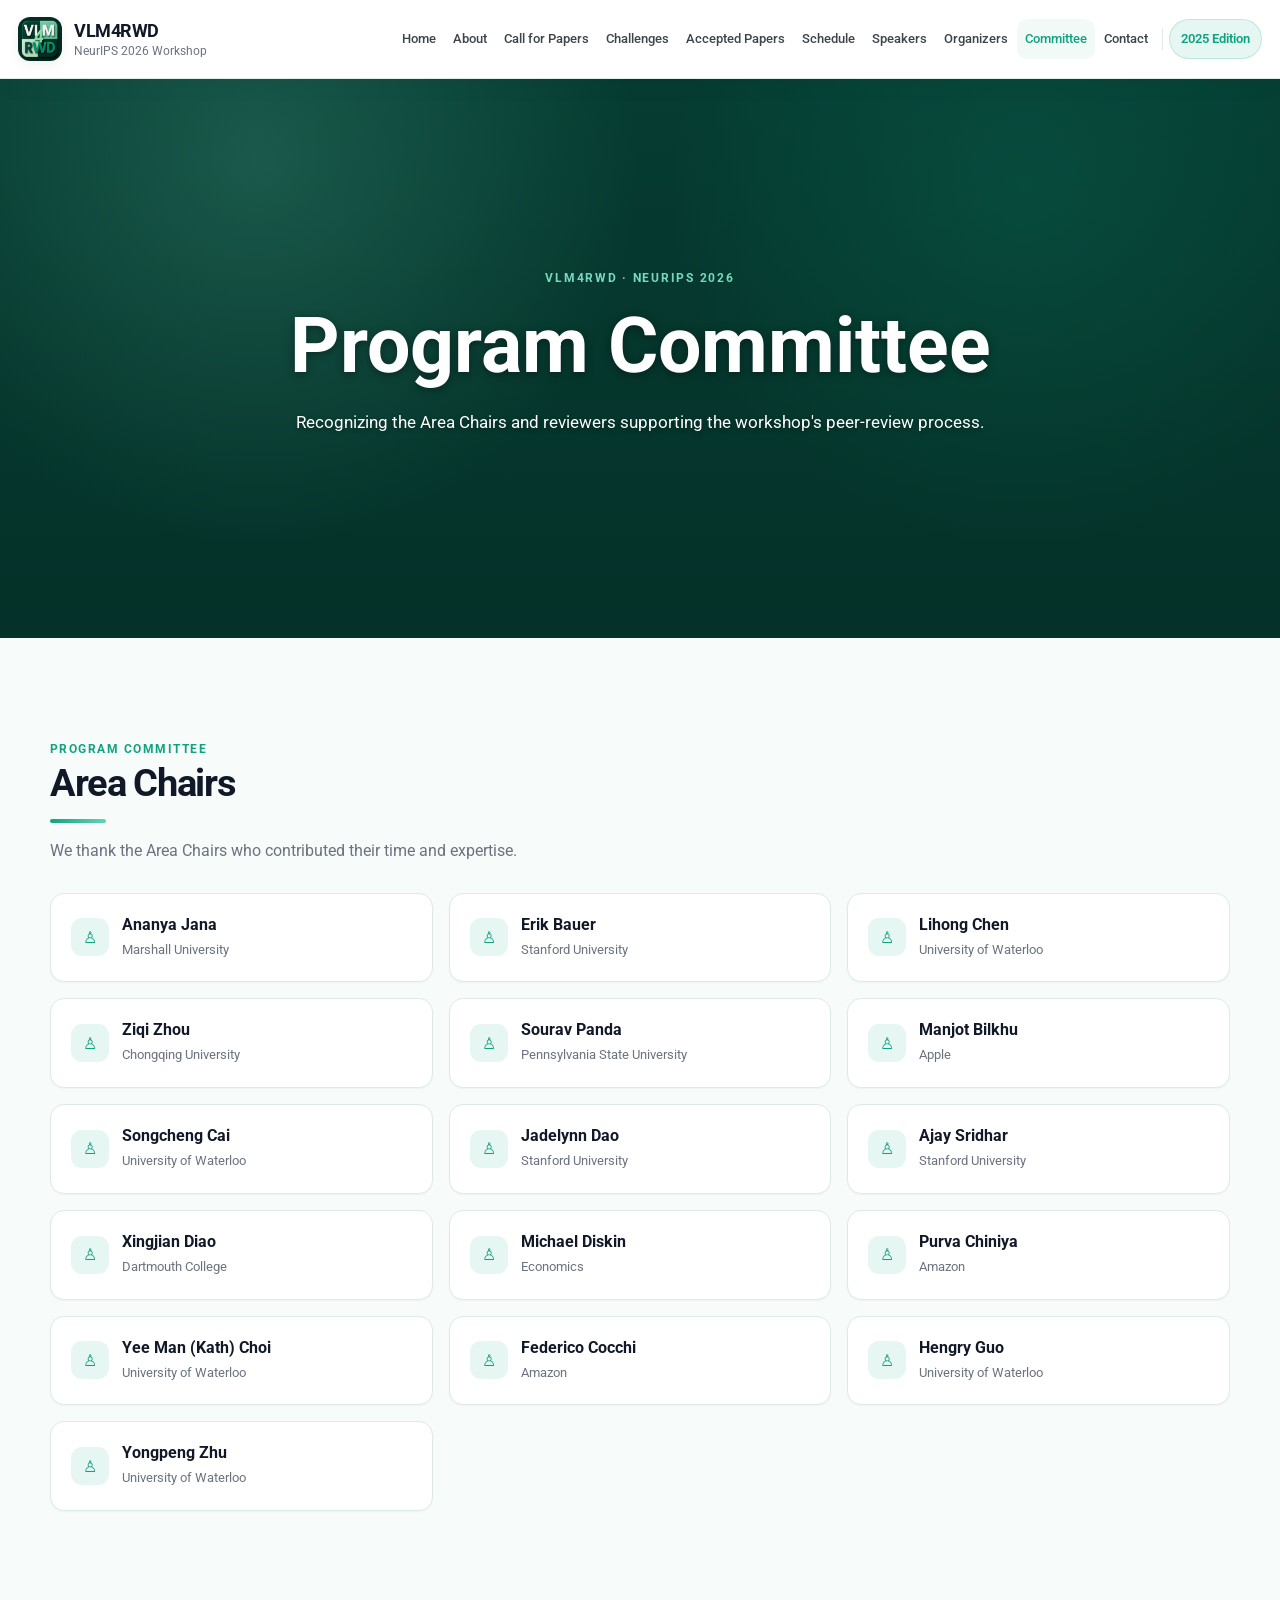
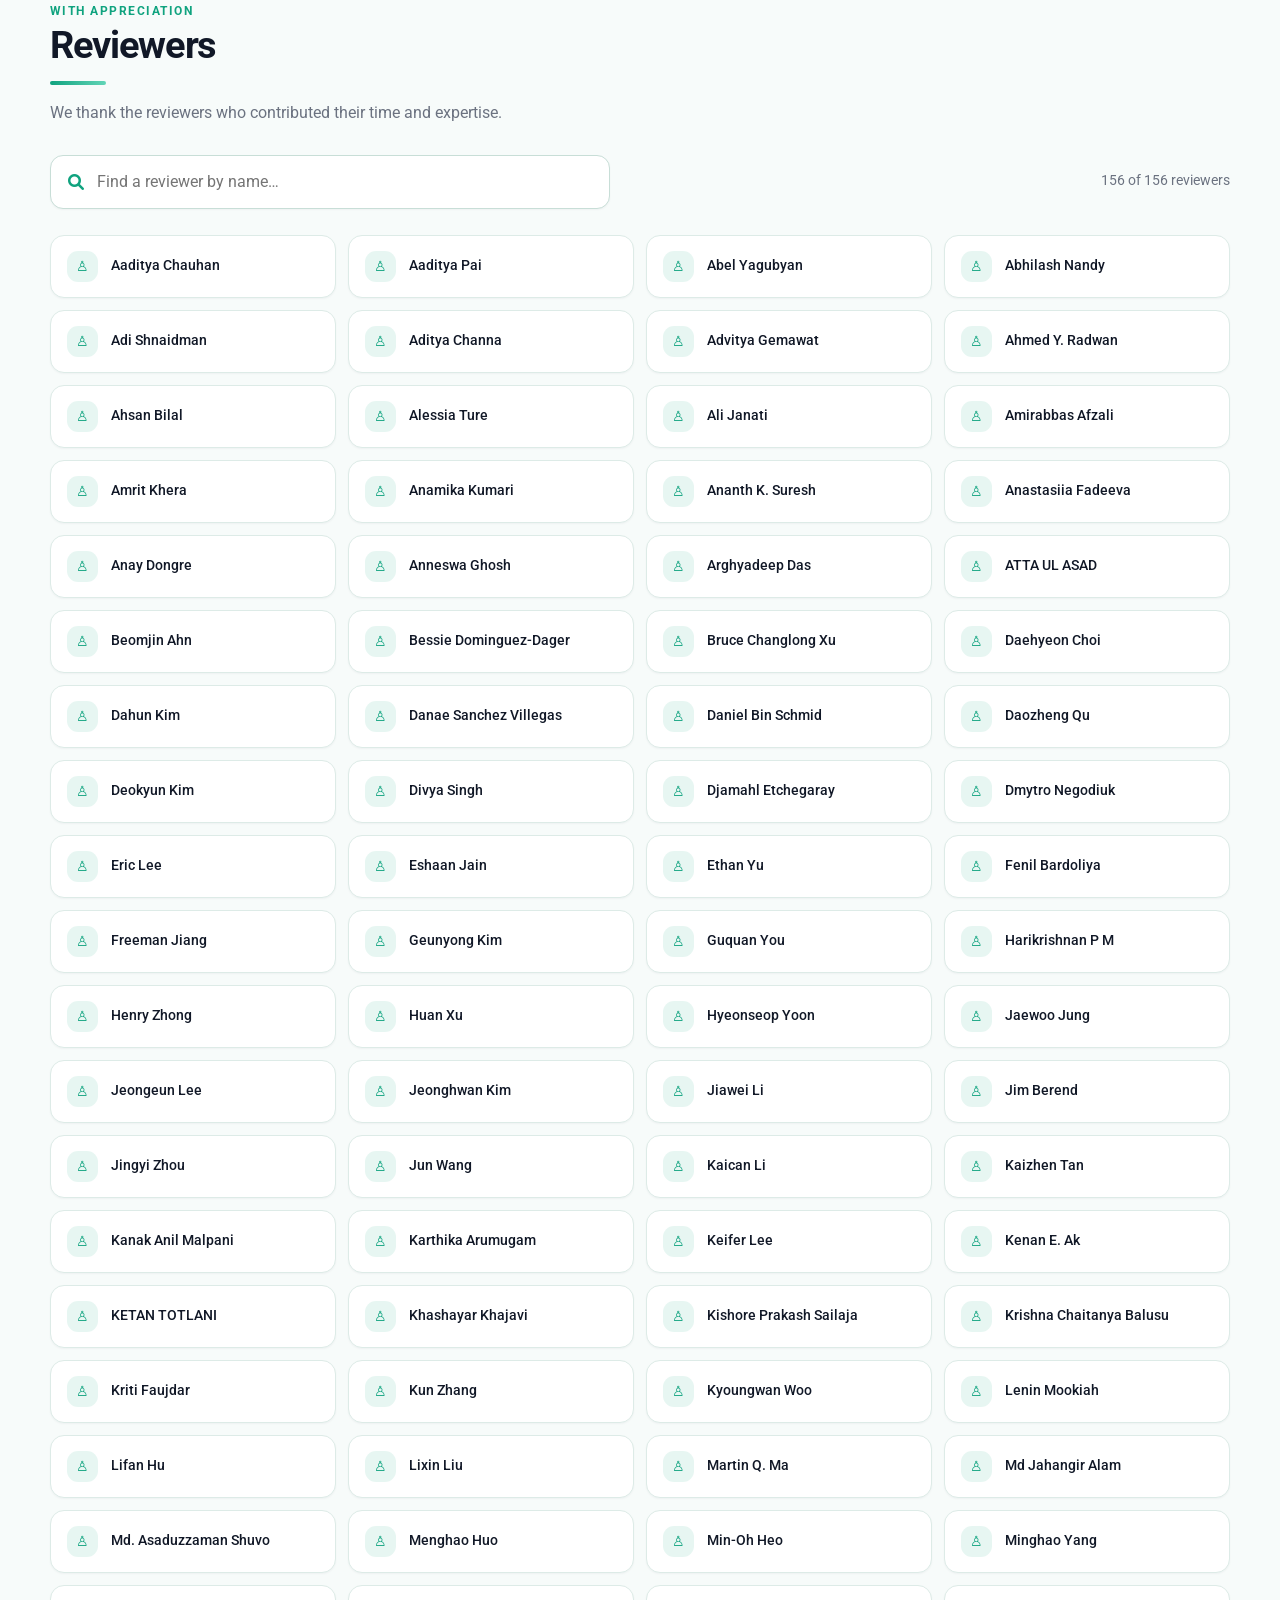
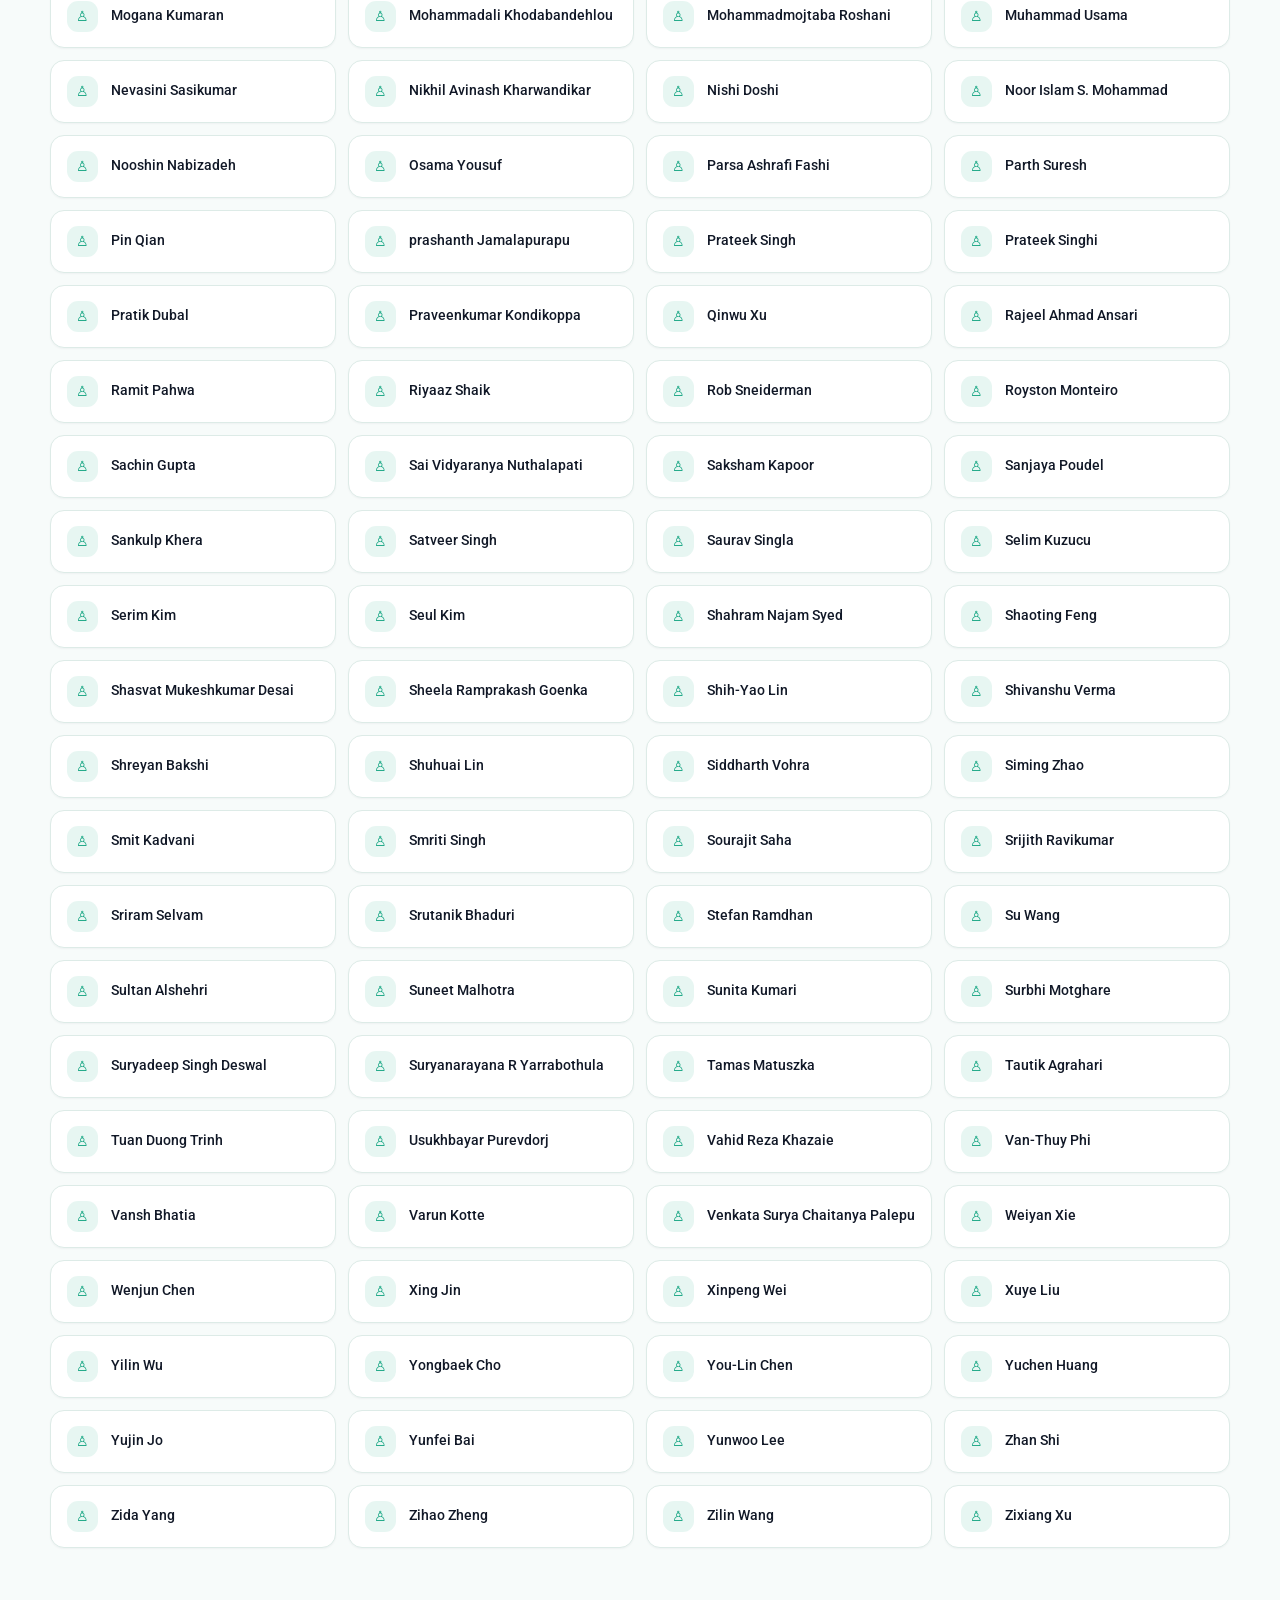
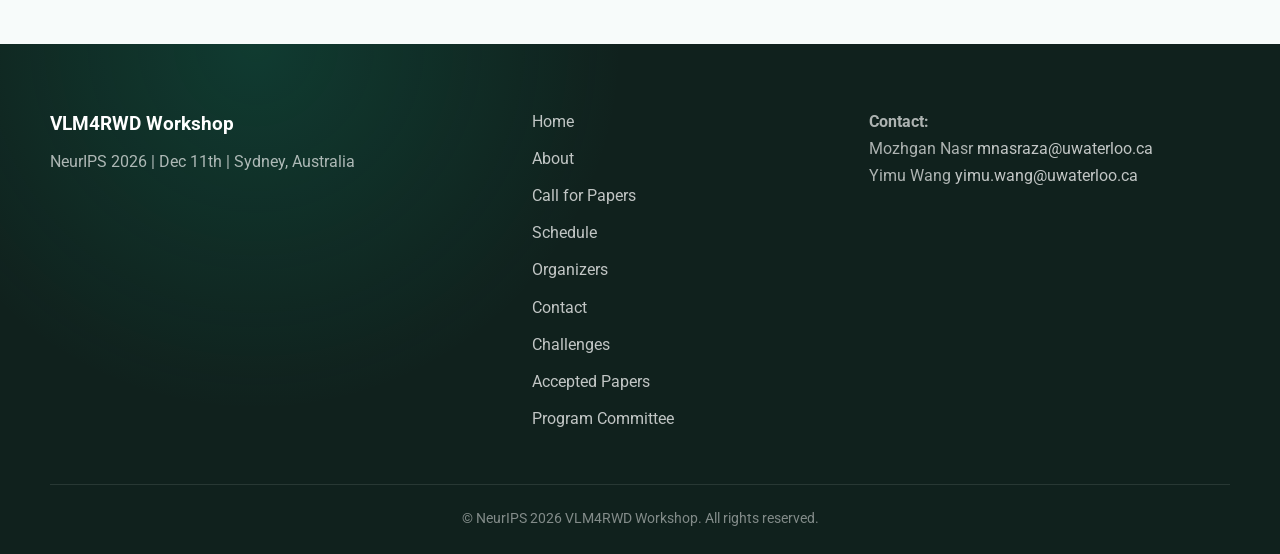
<file: committee.html>
<!DOCTYPE html>
<html lang="en"><head><meta charset="UTF-8"><meta name="viewport" content="width=device-width, initial-scale=1.0">
<title>Program Committee | VLM4RWD NeurIPS 2026</title><meta name="description" content="Program Committee for the VLM4RWD 2026 NeurIPS workshop in Sydney, Australia.">
<link rel="icon" type="image/png" href="imgs/vlm4rwd_concept.png">
<link rel="stylesheet" href="css/styles.css?v=20261022-headerfix">
<link rel="stylesheet" href="https://cdnjs.cloudflare.com/ajax/libs/font-awesome/6.0.0/css/all.min.css">
<link href="https://fonts.googleapis.com/css2?family=Roboto:wght@300;400;500;700&display=swap" rel="stylesheet"></head><body class="subpage"><header class="fixed-header">
<div class="container">
<div class="logo">
<div class="logo-container">
<img alt="vlm4rwd Logo" class="logo-image" src="imgs/vlm4rwd_concept.png"/>
<div class="logo-text">
<h1>VLM4RWD</h1>
<p>NeurIPS 2026 Workshop</p>
</div>
</div>
</div>
<nav>
<ul><li><a class="" href="index.html#home">Home</a></li><li><a class="" href="index.html#about">About</a></li><li><a class="" href="index.html#call">Call for Papers</a></li><li><a class="" href="challenges.html">Challenges</a></li><li><a class="" href="papers.html">Accepted Papers</a></li><li><a class="" href="index.html#schedule">Schedule</a></li><li><a class="" href="index.html#speakers">Speakers</a></li><li><a class="" href="index.html#organizers">Organizers</a></li><li><a aria-current="page" class="active" href="committee.html">Committee</a></li><li><a class="" href="index.html#contact">Contact</a></li><li class="nav-divider"></li><li><a class="previous-edition-link" href="https://mozhgan91.github.io/vlm4rwd-neurips25-ws/" rel="noopener" target="_blank">2025 Edition</a></li></ul>
<div class="hamburger">
<span></span>
<span></span>
<span></span>
</div>
</nav>
</div>
</header>
<main><section class="challenge-hero directory-hero"><div class="container"><span class="challenge-eyebrow directory-eyebrow">VLM4RWD · NeurIPS 2026</span><h1>Program Committee</h1><p class="challenge-workshop-meta">Recognizing the Area Chairs and reviewers supporting the workshop's peer-review process.</p></div></section>
<section class="directory-section"><div class="container"><div class="committee-heading"><div><span class="section-kicker">Program Committee</span><h2>Area Chairs</h2><p>We thank the Area Chairs who contributed their time and expertise.</p></div></div>
<div class="ac-directory" id="ac-directory"></div>
<div class="directory-empty compact-empty" id="ac-empty"><i class="fas fa-users" aria-hidden="true"></i><p>Area Chair names and affiliations will be added here.</p></div>
<div class="committee-heading reviewers-heading"><div><span class="section-kicker">With appreciation</span><h2>Reviewers</h2><p>We thank the reviewers who contributed their time and expertise.</p></div></div>
<div class="directory-toolbar"><label class="search-field"><i class="fas fa-search" aria-hidden="true"></i><span class="sr-only">Search reviewers</span><input id="reviewer-search" type="search" placeholder="Find a reviewer by name…" autocomplete="off"></label><span class="result-count" id="reviewer-count" aria-live="polite"></span></div>
<div class="reviewer-directory" id="reviewer-directory"></div>
<div class="directory-empty compact-empty" id="reviewer-empty"><i class="far fa-address-card" aria-hidden="true"></i><p>Reviewer names will be added here.</p></div>
<p class="directory-no-results" id="reviewer-no-results" hidden>No reviewers match your search.</p>
<!-- HOW TO ADD PEOPLE: Edit js/committee-data.js. Area Chairs have name and affiliation; reviewer entries need name. -->
</div></section></main><footer>
<div class="container">
<div class="footer-content">
<div class="footer-logo">
<h3>VLM4RWD Workshop</h3>
<p>NeurIPS 2026 | Dec 11th | Sydney, Australia</p>
</div>
<div class="footer-links">
<ul>
<li><a href="index.html#home">Home</a></li>
<li><a href="index.html#about">About</a></li>
<li><a href="index.html#call">Call for Papers</a></li>
<!-- <li><a href="#papers">Accepted Papers</a></li> -->
<li><a href="index.html#schedule">Schedule</a></li>
<!--<li><a href="#speakers">Speakers</a></li> -->
<li><a href="index.html#organizers">Organizers</a></li>
<li><a href="index.html#contact">Contact</a></li>
<li><a href="challenges.html">Challenges</a></li><li><a href="papers.html">Accepted Papers</a></li><li><a href="committee.html">Program Committee</a></li></ul>
</div>
<div class="footer-contact">
<p><strong>Contact:</strong></p>
<p>Mozhgan Nasr <a href="mailto:mnasraza@uwaterloo.ca">mnasraza@uwaterloo.ca</a></p>
<p>Yimu Wang <a href="mailto:yimu.wang@uwaterloo.ca">yimu.wang@uwaterloo.ca</a></p>
</div>
</div>
<div class="copyright">
<p>© NeurIPS 2026 VLM4RWD Workshop. All rights
                        reserved.</p>
</div>
</div>
</footer>
<script src="js/committee-data.js"></script>
<script src="js/script.js"></script></body></html>
</file>
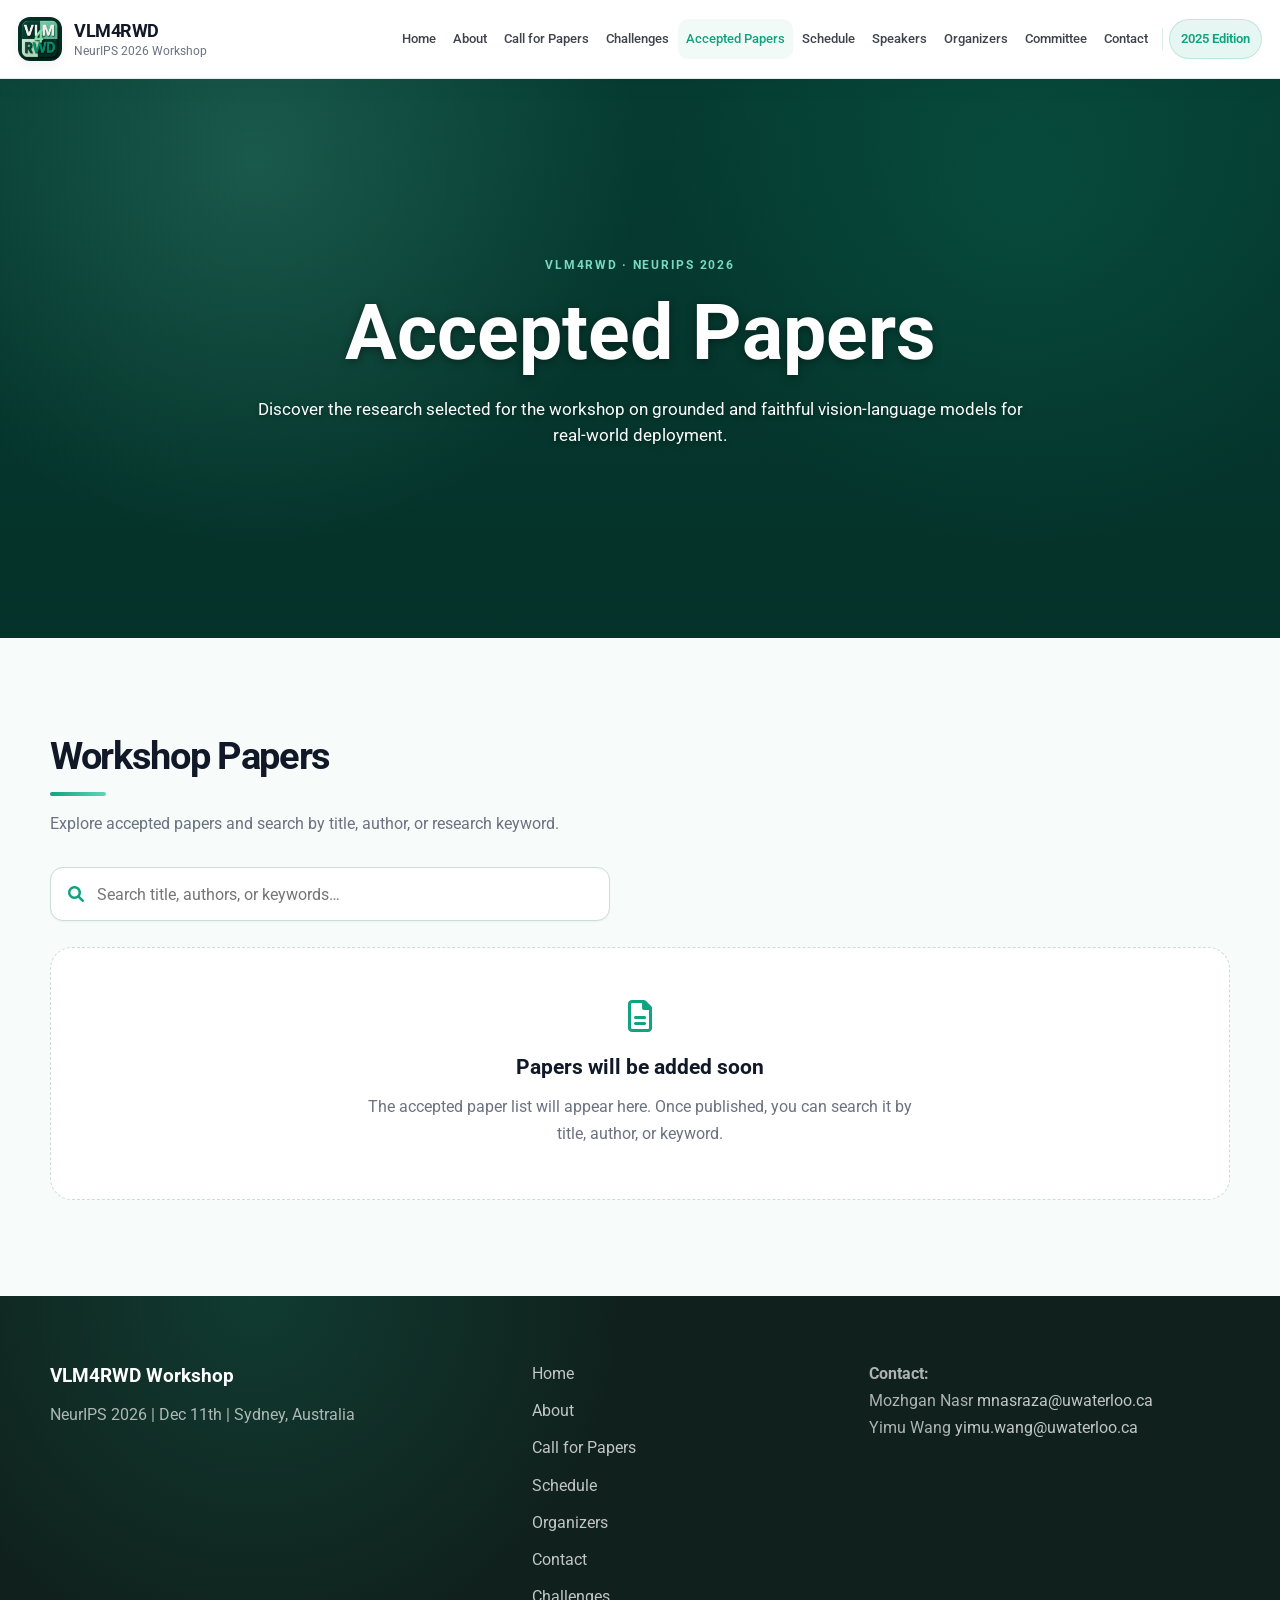
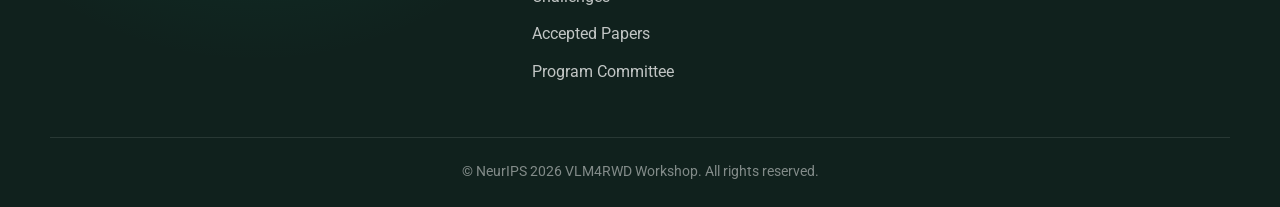
<file: papers.html>
<!DOCTYPE html>
<html lang="en"><head><meta charset="UTF-8"><meta name="viewport" content="width=device-width, initial-scale=1.0">
<title>Accepted Papers | VLM4RWD NeurIPS 2026</title><meta name="description" content="Accepted Papers for the VLM4RWD 2026 NeurIPS workshop in Sydney, Australia.">
<link rel="icon" type="image/png" href="imgs/vlm4rwd_concept.png">
<link rel="stylesheet" href="css/styles.css?v=20261022-headerfix">
<link rel="stylesheet" href="https://cdnjs.cloudflare.com/ajax/libs/font-awesome/6.0.0/css/all.min.css">
<link href="https://fonts.googleapis.com/css2?family=Roboto:wght@300;400;500;700&display=swap" rel="stylesheet"></head><body class="subpage"><header class="fixed-header">
<div class="container">
<div class="logo">
<div class="logo-container">
<img alt="vlm4rwd Logo" class="logo-image" src="imgs/vlm4rwd_concept.png"/>
<div class="logo-text">
<h1>VLM4RWD</h1>
<p>NeurIPS 2026 Workshop</p>
</div>
</div>
</div>
<nav>
<ul><li><a class="" href="index.html#home">Home</a></li><li><a class="" href="index.html#about">About</a></li><li><a class="" href="index.html#call">Call for Papers</a></li><li><a class="" href="challenges.html">Challenges</a></li><li><a aria-current="page" class="active" href="papers.html">Accepted Papers</a></li><li><a class="" href="index.html#schedule">Schedule</a></li><li><a class="" href="index.html#speakers">Speakers</a></li><li><a class="" href="index.html#organizers">Organizers</a></li><li><a class="" href="committee.html">Committee</a></li><li><a class="" href="index.html#contact">Contact</a></li><li class="nav-divider"></li><li><a class="previous-edition-link" href="https://mozhgan91.github.io/vlm4rwd-neurips25-ws/" rel="noopener" target="_blank">2025 Edition</a></li></ul>
<div class="hamburger">
<span></span>
<span></span>
<span></span>
</div>
</nav>
</div>
</header>
<main><section class="challenge-hero directory-hero"><div class="container"><span class="challenge-eyebrow directory-eyebrow">VLM4RWD · NeurIPS 2026</span><h1>Accepted Papers</h1><p class="challenge-workshop-meta">Discover the research selected for the workshop on grounded and faithful vision-language models for real-world deployment.</p></div></section>
<section class="directory-section"><div class="container">
<div class="directory-intro"><div><h2>Workshop Papers</h2><p>Explore accepted papers and search by title, author, or research keyword.</p></div></div>
<div class="directory-toolbar"><label class="search-field"><i class="fas fa-search" aria-hidden="true"></i><span class="sr-only">Search accepted papers</span><input id="paper-search" type="search" placeholder="Search title, authors, or keywords…" autocomplete="off"></label><span class="result-count" id="paper-count" aria-live="polite"></span></div>
<div class="papers-directory" id="papers-directory" aria-live="polite"></div>
<div class="directory-empty" id="paper-empty"><i class="far fa-file-alt" aria-hidden="true"></i><h3>Papers will be added soon</h3><p>The accepted paper list will appear here. Once published, you can search it by title, author, or keyword.</p></div>
<p class="directory-no-results" id="paper-no-results" hidden>No papers match your search. Try a different keyword.</p>
<!-- HOW TO ADD PAPERS: Edit js/papers-data.js. Each object can include title, authors, keywords, url, and presentation ('Oral' or 'Poster'). -->
</div></section></main><footer>
<div class="container">
<div class="footer-content">
<div class="footer-logo">
<h3>VLM4RWD Workshop</h3>
<p>NeurIPS 2026 | Dec 11th | Sydney, Australia</p>
</div>
<div class="footer-links">
<ul>
<li><a href="index.html#home">Home</a></li>
<li><a href="index.html#about">About</a></li>
<li><a href="index.html#call">Call for Papers</a></li>
<!-- <li><a href="#papers">Accepted Papers</a></li> -->
<li><a href="index.html#schedule">Schedule</a></li>
<!--<li><a href="#speakers">Speakers</a></li> -->
<li><a href="index.html#organizers">Organizers</a></li>
<li><a href="index.html#contact">Contact</a></li>
<li><a href="challenges.html">Challenges</a></li><li><a href="papers.html">Accepted Papers</a></li><li><a href="committee.html">Program Committee</a></li></ul>
</div>
<div class="footer-contact">
<p><strong>Contact:</strong></p>
<p>Mozhgan Nasr <a href="mailto:mnasraza@uwaterloo.ca">mnasraza@uwaterloo.ca</a></p>
<p>Yimu Wang <a href="mailto:yimu.wang@uwaterloo.ca">yimu.wang@uwaterloo.ca</a></p>
</div>
</div>
<div class="copyright">
<p>© NeurIPS 2026 VLM4RWD Workshop. All rights
                        reserved.</p>
</div>
</div>
</footer>
<script src="js/papers-data.js"></script>
<script src="js/script.js"></script></body></html>
</file>
<file: css/styles.css>
:root {
    --primary-color: #10a37f;
    --primary-hover: #0d8f70;
    --primary-soft: rgba(16, 163, 127, 0.10);
    --primary-softer: rgba(16, 163, 127, 0.06);
    --secondary-color: #0d7a60;

    --text-color: #202123;
    --heading-color: #111827;
    --light-text: #6b7280;
    --muted-text: #8a8f98;

    --background-color: #ffffff;
    --light-background: #f7fbfa;
    --surface-color: #ffffff;
    --surface-muted: #f3f7f5;

    --border-color: #ddebe7;
    --border-strong: #c8ded7;

    --success-color: #10a37f;
    --warning-color: #f4b400;
    --danger-color: #d93025;

    --shadow-xs: 0 1px 2px rgba(15, 23, 42, 0.04);
    --shadow-sm: 0 4px 12px rgba(15, 23, 42, 0.06);
    --shadow-md: 0 10px 30px rgba(15, 23, 42, 0.08);
    --shadow-lg: 0 20px 50px rgba(15, 23, 42, 0.12);

    --radius-sm: 8px;
    --radius-md: 14px;
    --radius-lg: 22px;
    --radius-pill: 999px;

    --container-width: 1180px;
    --header-height: 78px;
}

/* ---------- Reset / Base ---------- */
* {
    margin: 0;
    padding: 0;
    box-sizing: border-box;
}

html {
    scroll-behavior: smooth;
}

body {
    font-family: "Roboto", sans-serif;
    line-height: 1.7;
    color: var(--text-color);
    background: var(--background-color);
    -webkit-font-smoothing: antialiased;
    text-rendering: optimizeLegibility;
}

body,
button,
input,
textarea {
    font-family: "Roboto", sans-serif;
}

img {
    display: block;
    max-width: 100%;
    height: auto;
}

a {
    color: var(--primary-color);
    text-decoration: none;
    transition: color 0.2s ease, opacity 0.2s ease;
}

a:hover {
    color: var(--primary-hover);
}

.container {
    width: min(var(--container-width), calc(100% - 40px));
    margin: 0 auto;
}

section {
    position: relative;
    padding: 96px 0;
    scroll-margin-top: calc(var(--header-height) + 24px);
}

section:nth-of-type(even):not(.hero) {
    background: var(--light-background);
}

section h2 {
    margin-bottom: 18px;
    color: var(--heading-color);
    text-align: center;
    font-size: clamp(2rem, 4vw, 3rem);
    line-height: 1.15;
    letter-spacing: -0.035em;
    font-weight: 700;
}

section h2::after {
    content: "";
    display: block;
    width: 56px;
    height: 4px;
    margin: 18px auto 0;
    border-radius: var(--radius-pill);
    background: linear-gradient(90deg, var(--primary-color), #62d5b7);
}

section:not(.hero) > .container > p,
section:not(.hero) > p {
    max-width: 780px;
    margin: 0 auto 42px;
    text-align: center;
    color: var(--light-text);
    font-size: 1.05rem;
}

/* ---------- Header ---------- */
.fixed-header {
    position: fixed;
    top: 0;
    left: 0;
    width: 100%;
    min-height: var(--header-height);
    background: rgba(255, 255, 255, 0.88);
    border-bottom: 1px solid rgba(221, 235, 231, 0.85);
    box-shadow: 0 6px 24px rgba(15, 23, 42, 0.04);
    backdrop-filter: blur(18px);
    -webkit-backdrop-filter: blur(18px);
    z-index: 1000;
}

.fixed-header .container {
    min-height: var(--header-height);
    display: flex;
    align-items: center;
    justify-content: space-between;
    gap: 24px;
}

.logo-container {
    display: flex;
    align-items: center;
    gap: 12px;
}

.logo-image {
    width: 44px;
    height: 44px;
    object-fit: cover;
    border-radius: 12px;
    box-shadow: var(--shadow-sm);
}

.logo-text {
    display: flex;
    flex-direction: column;
    line-height: 1.15;
}

.logo h1 {
    margin: 0;
    color: var(--heading-color);
    font-size: 1.15rem;
    letter-spacing: -0.025em;
}

.logo p {
    margin-top: 4px;
    color: var(--light-text);
    font-size: 0.75rem;
}

nav ul {
    display: flex;
    align-items: center;
    gap: 8px;
    list-style: none;
}

nav ul li {
    margin: 0;
}

nav ul li a {
    display: inline-flex;
    align-items: center;
    padding: 10px 12px;
    color: #3f444c;
    border-radius: 10px;
    font-size: 0.88rem;
    font-weight: 500;
    transition: color 0.2s ease, background-color 0.2s ease;
}

nav ul li a:hover,
nav ul li a.active {
    color: var(--primary-color);
    background: var(--primary-softer);
}

nav ul li a.active::after {
    display: none;
}

.hamburger {
    display: none;
    width: 42px;
    height: 42px;
    align-items: center;
    justify-content: center;
    flex-direction: column;
    gap: 5px;
    border-radius: 10px;
    cursor: pointer;
    background: var(--surface-muted);
}

.hamburger span {
    width: 22px;
    height: 2px;
    margin: 0;
    background: var(--text-color);
    border-radius: var(--radius-pill);
}

/* ---------- Hero ---------- */
.hero {
    min-height: 760px;
    padding: calc(var(--header-height) + 110px) 0 120px;
    display: flex;
    align-items: center;
    overflow: hidden;
    background: #063f34;
}

#hero-background {
    position: absolute;
    inset: 0;
    width: 100%;
    height: 100%;
    z-index: 0;
}

.hero::before {
    content: "";
    position: absolute;
    inset: 0;
    z-index: 1;
    background:
        radial-gradient(circle at 20% 15%, rgba(118, 230, 197, 0.18), transparent 34%),
        radial-gradient(circle at 80% 20%, rgba(16, 163, 127, 0.16), transparent 32%),
        linear-gradient(180deg, rgba(1, 24, 20, 0.08), rgba(1, 24, 20, 0.35));
    pointer-events: none;
}

.hero .container {
    position: relative;
    z-index: 2;
    max-width: 980px;
    text-align: center;
}

.hero-logo {
    margin: 0 auto 28px;
}

.hero-logo-image {
    width: 180px;
    height: 180px;
    margin: 0 auto;
    object-fit: cover;
    mix-blend-mode: screen;
    filter: drop-shadow(0 0 15px rgba(255, 255, 255, 0.6));
    border-radius: 28px;
    transition: transform 0.3s ease, filter 0.3s ease;
}

.hero-logo-image:hover {
    transform: scale(1.05);
    filter: drop-shadow(0 0 20px rgba(255, 255, 255, 0.8));
}

.hero h2 {
    color: white;
    text-shadow: 0 2px 10px rgba(0, 0, 0, 0.4);
    font-size: 42px;
    font-weight: 700;
    line-height: 1.2;
    margin-bottom: 20px;
    max-width: 900px;
    margin-left: auto;
    margin-right: auto;
    letter-spacing: normal;
}

.hero h2::after {
    display: none;
}

.centered-subtitle,
.hero p {
    color: rgba(255, 255, 255, 0.9);
    text-shadow: 0 2px 5px rgba(0, 0, 0, 0.3);
    font-size: 22px;
    font-weight: 400;
    line-height: 1.6;
    margin-bottom: 40px;
    max-width: 800px;
    margin-left: auto;
    margin-right: auto;
    letter-spacing: normal;
}

.cta-buttons {
    display: flex;
    justify-content: center;
    gap: 14px;
    flex-wrap: wrap;
}

/* ---------- Buttons ---------- */
.btn {
    display: inline-flex;
    min-height: 48px;
    align-items: center;
    justify-content: center;
    padding: 12px 22px;
    border: 1px solid transparent;
    border-radius: 12px;
    font-weight: 600;
    line-height: 1;
    cursor: pointer;
    transition:
        transform 0.2s ease,
        box-shadow 0.2s ease,
        background-color 0.2s ease,
        border-color 0.2s ease;
}

.btn:hover {
    transform: translateY(-2px);
}

.primary {
    color: #ffffff;
    background: var(--primary-color);
    box-shadow: 0 10px 24px rgba(16, 163, 127, 0.24);
}

.primary:hover {
    color: #ffffff;
    background: var(--primary-hover);
    box-shadow: 0 14px 30px rgba(16, 163, 127, 0.30);
}

.secondary {
    color: var(--primary-color);
    background: #ffffff;
    border-color: var(--border-color);
}

.secondary:hover {
    background: var(--light-background);
    border-color: var(--border-strong);
}

.hero .btn.primary {
    color: #0b5f4d;
    background: #ffffff;
    border-color: rgba(255, 255, 255, 0.95);
    box-shadow: 0 10px 28px rgba(0, 0, 0, 0.18);
}

.hero .btn.primary:hover {
    background: #f7fffc;
}

.hero .btn.secondary {
    color: #ffffff;
    background: rgba(255, 255, 255, 0.08);
    border-color: rgba(255, 255, 255, 0.58);
    backdrop-filter: blur(10px);
}

.hero .btn.secondary:hover {
    background: rgba(255, 255, 255, 0.15);
    border-color: rgba(255, 255, 255, 0.8);
}

.center-btn {
    margin-top: 34px;
    text-align: center;
}

.previous-edition-link{
    padding:8px 14px !important;
    border-radius:999px;
    background:var(--primary-soft);
    border:1px solid rgba(16,163,127,.18);
    color:var(--primary-color) !important;
    font-weight:600;
}

.previous-edition-link:hover{
    background:var(--primary-color);
    color:white !important;
}
/* ---------- Overview ---------- */
.overview-content {
    display: block;
    margin-top: 42px;
}

.overview-text {
    max-width: 900px;
    margin: 0 auto;
    padding: 36px 40px;
    background: var(--surface-color);
    border: 1px solid var(--border-color);
    border-radius: var(--radius-lg);
    box-shadow: var(--shadow-md);
}

.overview-text p {
    margin-bottom: 18px;
    color: #40444b;
    font-size: 1.02rem;
}

.overview-text p:last-child {
    margin-bottom: 0;
}

/* ---------- Workshop Overview Cards ---------- */

.overview-intro {
    max-width: 820px;
    margin: 0 auto 48px;
    color: var(--light-text);
    text-align: center;
    font-size: 1.08rem;
    line-height: 1.75;
}

.overview-cards {
    display: grid;
    grid-template-columns: repeat(3, minmax(0, 1fr));
    gap: 24px;
    max-width: 1120px;
    margin: 0 auto;
}

.overview-card {
    position: relative;
    display: flex;
    flex-direction: column;
    min-height: 100%;
    padding: 32px 28px 28px;
    overflow: hidden;
    background: var(--surface-color);
    border: 1px solid var(--border-color);
    border-radius: var(--radius-lg);
    box-shadow: var(--shadow-sm);
    transition:
        transform 0.25s ease,
        box-shadow 0.25s ease,
        border-color 0.25s ease;
}

.overview-card::before {
    content: "";
    position: absolute;
    top: 0;
    left: 0;
    width: 100%;
    height: 4px;
    background: linear-gradient(
        90deg,
        var(--primary-color),
        #69d7b9
    );
}

.overview-card:hover {
    transform: translateY(-7px);
    border-color: var(--border-strong);
    box-shadow: var(--shadow-lg);
}

.overview-icon {
    width: 58px;
    height: 58px;
    margin-bottom: 22px;
    display: grid;
    place-items: center;
    color: var(--primary-color);
    background: var(--primary-soft);
    border-radius: 18px;
    font-size: 1.4rem;
    transition:
        transform 0.25s ease,
        background-color 0.25s ease;
}

.overview-card:hover .overview-icon {
    transform: scale(1.06);
    background: rgba(16, 163, 127, 0.15);
}

.overview-card h3 {
    margin-bottom: 14px;
    color: var(--heading-color);
    font-size: 1.28rem;
    line-height: 1.3;
    letter-spacing: -0.02em;
}

.overview-card > p {
    flex-grow: 1;
    margin-bottom: 24px;
    color: var(--light-text);
    font-size: 0.98rem;
    line-height: 1.7;
}

.overview-tags {
    display: flex;
    flex-wrap: wrap;
    gap: 8px;
    margin-top: auto;
}

.overview-tags span {
    display: inline-flex;
    align-items: center;
    min-height: 30px;
    padding: 6px 10px;
    color: var(--secondary-color);
    background: var(--primary-softer);
    border: 1px solid rgba(16, 163, 127, 0.14);
    border-radius: var(--radius-pill);
    font-size: 0.78rem;
    font-weight: 500;
    line-height: 1;
}

/* Tablet */
@media (max-width: 900px) {
    .overview-cards {
        grid-template-columns: 1fr;
        max-width: 720px;
    }

    .overview-card {
        padding: 28px;
    }
}

/* Mobile */
@media (max-width: 640px) {
    .overview-intro {
        margin-bottom: 34px;
        font-size: 1rem;
        text-align: left;
    }

    .overview-card {
        padding: 26px 22px 24px;
        border-radius: 18px;
    }

    .overview-icon {
        width: 52px;
        height: 52px;
        border-radius: 16px;
    }

    .overview-card h3 {
        font-size: 1.18rem;
    }
}

/* ---------- Call for Papers ---------- */
.call-section .paper-info {
    max-width: 960px;
    margin: 42px auto 0;
    padding: 38px 42px;
    background: var(--surface-color);
    border: 1px solid var(--border-color);
    border-radius: var(--radius-lg);
    box-shadow: var(--shadow-md);
}

.paper-info h3,
.topics h3 {
    margin-bottom: 8px;
    color: var(--heading-color);
    font-size: 1.35rem;
    letter-spacing: -0.02em;
}

.paper-info p {
    color: #43474f;
}

.paper-info ul,
.topics ul,
.submission-box ul {
    list-style: none;
    padding: 0;
    margin: 18px 0 28px;
}

.paper-info ul li,
.topics ul li,
.submission-box ul li {
    position: relative;
    margin-bottom: 13px;
    padding-left: 28px;
    color: #3f444c;
    line-height: 1.65;
}

.paper-info ul li::before,
.topics ul li::before,
.submission-box ul li::before {
    content: "";
    position: absolute;
    left: 0;
    top: 0.72em;
    width: 8px;
    height: 8px;
    border-radius: 50%;
    background: linear-gradient(135deg, var(--primary-color), #5ed2b2);
    box-shadow: 0 0 0 4px var(--primary-soft);
}

.submission-box {
    margin: 28px 0;
    padding: 24px 26px;
    background: var(--light-background);
    border: 1px solid var(--border-color);
    border-left: 4px solid var(--primary-color);
    border-radius: var(--radius-md);
}

.submission-box h4 {
    margin-bottom: 12px;
    color: var(--primary-color);
    font-size: 1.1rem;
}

/* =========================================================
   Call for Papers — Two-column layout
   ========================================================= */

.call-section {
    padding: 96px 0;
}

.cfp-layout {
    width: 100%;
    max-width: 1200px;
    margin: 48px auto 0;
    display: grid;
    grid-template-columns: 45% 55%;
    gap: 32px;
    align-items: start;
}

/* Left side */

.cfp-left {
    min-width: 0;
    display: flex;
    flex-direction: column;
    gap: 24px;
}

.cfp-box {
    padding: 32px;
    background: var(--surface-color);
    border: 1px solid var(--border-color);
    border-radius: var(--radius-lg);
    box-shadow: var(--shadow-sm);
}

.cfp-box h3,
.cfp-right h3 {
    margin: 0 0 20px;
    color: var(--heading-color);
    font-size: 1.35rem;
    line-height: 1.3;
    letter-spacing: -0.02em;
}

.cfp-box p {
    margin: 0 0 16px;
    color: #43474f;
    font-size: 0.98rem;
    line-height: 1.75;
    text-align: left;
}

.cfp-box p:last-child {
    margin-bottom: 0;
}

/* Submission guidelines */

.cfp-guidelines {
    margin: 0;
    padding: 0;
    list-style: none;
}

.cfp-guidelines li {
    position: relative;
    margin: 0 0 18px;
    padding: 0 0 0 26px;
    color: #43474f;
    font-size: 0.96rem;
    line-height: 1.7;
}

.cfp-guidelines li:last-child {
    margin-bottom: 0;
}

.cfp-guidelines li::before {
    content: "";
    position: absolute;
    top: 0.7em;
    left: 0;
    width: 8px;
    height: 8px;
    border-radius: 50%;
    background: var(--primary-color);
    box-shadow: 0 0 0 4px var(--primary-soft);
}

.cfp-guidelines strong {
    color: var(--heading-color);
}

/* Right topics panel */

.cfp-right {
    min-width: 0;
    padding: 30px;
    background: var(--surface-color);
    border: 1px solid var(--border-color);
    border-radius: var(--radius-lg);
    box-shadow: var(--shadow-sm);
}

.cfp-topics {
    display: flex;
    flex-direction: column;
    gap: 12px;
}

/* Horizontal topic boxes */

.cfp-topic {
    width: 100%;
    min-height: 58px;
    display: flex;
    align-items: center;
    gap: 14px;
    padding: 14px 16px;
    color: #31544b;
    background: var(--light-background);
    border: 1px solid var(--border-color);
    border-radius: 13px;
    font-size: 0.91rem;
    font-weight: 500;
    line-height: 1.4;
    transition:
        transform 0.2s ease,
        border-color 0.2s ease,
        background-color 0.2s ease,
        box-shadow 0.2s ease;
}

.cfp-topic i {
    width: 34px;
    height: 34px;
    flex: 0 0 34px;
    display: grid;
    place-items: center;
    color: var(--primary-color);
    background: var(--primary-soft);
    border-radius: 10px;
    font-size: 0.95rem;
}

.cfp-topic:hover {
    transform: translateX(4px);
    background: #ffffff;
    border-color: var(--border-strong);
    box-shadow: var(--shadow-sm);
}

/* Tablet and mobile */

@media (max-width: 900px) {
    .cfp-layout {
        grid-template-columns: 1fr;
        max-width: 760px;
    }

    .cfp-right {
        order: 2;
    }
}

@media (max-width: 640px) {
    .cfp-layout {
        margin-top: 34px;
        gap: 20px;
    }

    .cfp-box,
    .cfp-right {
        padding: 24px 20px;
        border-radius: 18px;
    }

    .cfp-topic {
        min-height: 54px;
        padding: 12px 14px;
    }
}
/* ---------- Important Dates ---------- */
.dates-container {
    max-width: 1100px;
    margin: 44px auto 0;
    display: grid;
    grid-template-columns: repeat(4, minmax(0, 1fr));
    gap: 22px;
}

.date-item {
    position: relative;
    min-width: 0;
    padding: 28px 22px;
    text-align: center;
    background: var(--surface-color);
    border: 1px solid var(--border-color);
    border-radius: var(--radius-lg);
    box-shadow: var(--shadow-sm);
    overflow: hidden;
    transition: transform 0.25s ease, box-shadow 0.25s ease;
}

.date-item::before {
    content: "";
    position: absolute;
    inset: 0 0 auto 0;
    height: 4px;
    background: linear-gradient(90deg, var(--primary-color), #70dabb);
}

.date-item:hover {
    transform: translateY(-6px);
    box-shadow: var(--shadow-lg);
}

.date-icon {
    width: 60px;
    height: 60px;
    margin: 0 auto 18px;
    display: grid;
    place-items: center;
    border-radius: 18px;
    background: var(--primary-soft);
    color: var(--primary-color);
}

.date-icon i {
    color: var(--primary-color);
    font-size: 1.45rem;
}

.date-info h3 {
    margin-bottom: 8px;
    color: var(--heading-color);
    font-size: 1rem;
}

.date-info p {
    color: var(--primary-color);
    font-size: 1rem;
    font-weight: 700;
}

/* ---------- Speakers / Organizers ---------- */
.speakers-grid,
.organizers-grid {
    display: grid;
    grid-template-columns: repeat(auto-fit, minmax(220px, 1fr));
    gap: 24px;
    margin-top: 42px;
}

.speaker-card,
.organizer-card {
    overflow: hidden;
    background: var(--surface-color);
    border: 1px solid var(--border-color);
    border-radius: var(--radius-lg);
    box-shadow: var(--shadow-sm);
    transition: transform 0.25s ease, box-shadow 0.25s ease;
}

.speaker-card:hover,
.organizer-card:hover {
    transform: translateY(-6px);
    box-shadow: var(--shadow-lg);
}

.speaker-card a,
.organizer-card a {
    display: block;
    color: inherit;
}

.speaker-card a:hover,
.organizer-card a:hover {
    transform: none;
}

.speaker-card img,
.organizer-card img {
    width: 100%;
    aspect-ratio: 1 / 1;
    object-fit: cover;
    background: var(--surface-muted);
}

.speaker-card h3,
.organizer-card h3 {
    margin: 18px 18px 6px;
    color: var(--heading-color);
    font-size: 1.05rem;
    letter-spacing: -0.015em;
}

.speaker-card p,
.organizer-card .affiliation,
.organizer-card .role {
    padding: 0 18px 20px;
    color: var(--light-text);
    font-size: 0.9rem;
    line-height: 1.5;
}

.organizer-card .role {
    color: var(--primary-color);
    font-weight: 600;
}

.speaker-status,
.speaker-links,
.organizer-links,
.speaker-card .bio,
.organizer-card .bio {
    display: none;
}

/* ---------- Schedule ---------- */
.schedule-section {
    background: var(--light-background);
}

.schedule-note {
    max-width: 920px;
    margin: 28px auto;
    padding: 18px 20px;
    background: var(--primary-soft);
    border: 1px solid rgba(16, 163, 127, 0.18);
    border-left: 4px solid var(--primary-color);
    border-radius: var(--radius-md);
    color: #31544b;
}

.timeline {
    position: relative;
    max-width: 960px;
    margin: 46px auto 0;
}

.timeline::before {
    content: "";
    position: absolute;
    top: 0;
    bottom: 0;
    left: 52px;
    width: 2px;
    background: linear-gradient(var(--primary-color), rgba(16, 163, 127, 0.18));
}

.timeline-item {
    position: relative;
    display: flex;
    margin-bottom: 18px;
    overflow: hidden;
    background: var(--surface-color);
    border: 1px solid var(--border-color);
    border-radius: var(--radius-md);
    box-shadow: var(--shadow-sm);
    transition: transform 0.25s ease, box-shadow 0.25s ease;
}

.timeline-item:hover {
    transform: translateY(-3px);
    box-shadow: var(--shadow-md);
}

.time {
    min-width: 112px;
    padding: 18px 12px;
    display: grid;
    place-items: center;
    color: #ffffff;
    background: linear-gradient(180deg, var(--primary-color), var(--secondary-color));
    font-size: 0.86rem;
    font-weight: 700;
    text-align: center;
}

.event {
    flex: 1;
    padding: 18px 22px;
}

.event h3 {
    margin-bottom: 6px;
    color: var(--heading-color);
    font-size: 1rem;
}

.event p {
    margin-bottom: 5px;
    color: var(--light-text);
    font-size: 0.9rem;
}

.talk-title {
    color: var(--primary-color) !important;
    font-weight: 500;
}

.event-with-photo {
    display: flex;
    align-items: center;
    gap: 16px;
}

.speaker-thumbnail {
    width: 54px;
    height: 54px;
    object-fit: cover;
    border: 3px solid rgba(16, 163, 127, 0.22);
    border-radius: 50%;
}

/* ---------- Papers ---------- */
.papers-section {
    background: var(--light-background);
}

.papers-list {
    margin-top: 42px;
}

.paper-item {
    margin-bottom: 18px;
    padding: 24px;
    background: var(--surface-color);
    border: 1px solid var(--border-color);
    border-radius: var(--radius-md);
    box-shadow: var(--shadow-sm);
    transition: transform 0.22s ease, box-shadow 0.22s ease;
}

.paper-item:hover {
    transform: translateY(-3px);
    box-shadow: var(--shadow-md);
}

.paper-title {
    margin-bottom: 10px;
    color: var(--heading-color);
    font-size: 1.08rem;
    font-weight: 700;
    line-height: 1.4;
}

.paper-authors,
.paper-info {
    color: var(--light-text);
}

.paper-links {
    margin-top: 14px;
}

.paper-links a {
    display: inline-flex;
    margin-right: 14px;
    color: var(--primary-color);
    font-weight: 600;
}

.papers-section .papers-list.compact {
    max-width: 1100px;
    margin: 42px auto 0;
    padding: 0;
    display: grid;
    grid-template-columns: repeat(2, minmax(0, 1fr));
    gap: 20px;
}

/* ---------- Contact ---------- */
.contact-info {
    max-width: 1280px;
    margin: 42px auto 0;
}

.contact-methods {
    display: grid;
    grid-template-columns: repeat(4, minmax(0, 1fr));
    gap: 22px;
}

.contact-method {
    display: block;
    min-height: 100%;
    padding: 28px;
    background: var(--surface-color);
    border: 1px solid var(--border-color);
    border-radius: var(--radius-lg);
    box-shadow: var(--shadow-sm);
}

.contact-method .icon {
    width: 52px;
    height: 52px;
    margin: 0 0 18px;
    display: grid;
    place-items: center;
    border-radius: 16px;
    background: var(--primary-soft);
    color: var(--primary-color);
    font-size: 1.2rem;
}

.contact-method h3 {
    margin-bottom: 10px;
    color: var(--heading-color);
}

.contact-method p {
    color: var(--light-text);
    line-height: 1.6;
}

/* ---------- FAQ ---------- */
.faq {
    max-width: 980px;
    margin: 64px auto 0;
}

.faq h3 {
    margin-bottom: 22px;
    color: var(--heading-color);
    font-size: 1.5rem;
    text-align: center;
}

.accordion-item {
    margin-bottom: 14px;
    overflow: hidden;
    background: var(--surface-color);
    border: 1px solid var(--border-color);
    border-radius: var(--radius-md);
    box-shadow: var(--shadow-xs);
}

.accordion-header {
    padding: 18px 20px;
    display: flex;
    align-items: center;
    justify-content: space-between;
    gap: 20px;
    cursor: pointer;
    background: #ffffff;
}

.accordion-header h4 {
    color: var(--heading-color);
    font-size: 1rem;
    font-weight: 600;
}

.accordion-content {
    max-height: 0;
    overflow: hidden;
    padding: 0 20px;
    color: var(--light-text);
    transition: max-height 0.3s ease, padding 0.3s ease;
}

.accordion-item.active .accordion-content {
    max-height: 500px;
    padding: 0 20px 20px;
}

.toggle i {
    color: var(--primary-color);
    transition: transform 0.25s ease;
}

.accordion-item.active .toggle i {
    transform: rotate(45deg);
}

/* ---------- Sponsor ---------- */
.sponsors-wrapper {
    max-width: 1040px;
    margin: 42px auto 0;
}

.sponsor-card {
    display: flex;
    align-items: center;
    justify-content: center;
    gap: 28px;
    padding: 30px 34px;
    background: var(--surface-color);
    border: 1px solid var(--border-color);
    border-radius: var(--radius-lg);
    box-shadow: var(--shadow-md);
}

.sponsor-logo {
    flex: 0 0 auto;
    max-width: 280px;
    text-align: center;
}

.sponsor-logo img {
    width: auto;
    max-height: 140px;
    object-fit: contain;
}

.sponsor-text {
    flex: 1;
    min-width: 220px;
}

.sponsor-label {
    margin-bottom: 6px;
    color: var(--muted-text);
    font-size: 0.72rem;
    letter-spacing: 0.12em;
    text-transform: uppercase;
}

.sponsor-name {
    margin-bottom: 8px;
    color: var(--heading-color);
    font-size: 1.25rem;
    font-weight: 700;
}

.sponsor-description {
    color: var(--light-text);
}

/* ---------- Footer ---------- */
footer {
    padding: 64px 0 24px;
    color: rgba(255, 255, 255, 0.82);
    background:
        radial-gradient(circle at 20% 0%, rgba(16, 163, 127, 0.20), transparent 32%),
        #10211d;
}

.footer-content {
    display: grid;
    grid-template-columns: 1.2fr 0.8fr 1fr;
    gap: 48px;
    margin-bottom: 42px;
}

.footer-logo h3 {
    margin-bottom: 8px;
    color: #ffffff;
    font-size: 1.2rem;
}

.footer-logo p,
.footer-contact p {
    color: rgba(255, 255, 255, 0.66);
}

.footer-links ul {
    list-style: none;
}

.footer-links li {
    margin-bottom: 10px;
}

.footer-links a,
.footer-contact a {
    color: rgba(255, 255, 255, 0.74);
}

.footer-links a:hover,
.footer-contact a:hover {
    color: #ffffff;
}

.copyright {
    padding-top: 22px;
    border-top: 1px solid rgba(255, 255, 255, 0.10);
    text-align: center;
    color: rgba(255, 255, 255, 0.48);
    font-size: 0.85rem;
}

/* ---------- Deadline Notice ---------- */
.deadline-notice {
    position: fixed;
    inset: 0 0 auto 0;
    z-index: 2000;
    padding: 12px 20px;
    color: #19352d;
    background: #dff8ef;
    border-bottom: 1px solid #b9eadb;
    box-shadow: var(--shadow-sm);
    text-align: center;
}

.deadline-notice p {
    margin: 0;
    font-weight: 600;
}

.deadline-notice strong {
    color: var(--danger-color);
}

del {
    color: var(--muted-text);
}

/* ---------- Responsive ---------- */
@media (max-width: 1100px) {
    nav ul {
        gap: 2px;
    }

    nav ul li a {
        padding: 9px 8px;
        font-size: 0.82rem;
    }

    .dates-container {
        grid-template-columns: repeat(2, minmax(0, 1fr));
    }

    .contact-methods {
        grid-template-columns: 1fr;
    }
}

@media (max-width: 900px) {
    :root {
        --header-height: 70px;
    }

    .hamburger {
        display: flex;
    }

    nav ul {
        display: none;
        position: absolute;
        top: calc(100% + 1px);
        left: 20px;
        right: 20px;
        padding: 14px;
        flex-direction: column;
        align-items: stretch;
        gap: 4px;
        background: rgba(255, 255, 255, 0.98);
        border: 1px solid var(--border-color);
        border-radius: 0 0 16px 16px;
        box-shadow: var(--shadow-lg);
        backdrop-filter: blur(18px);
    }

    nav ul.active {
        display: flex;
    }

    nav ul li a {
        width: 100%;
        padding: 12px 14px;
        font-size: 0.95rem;
    }

    .hero {
        min-height: 680px;
        padding-top: calc(var(--header-height) + 84px);
    }

    .hero h2 {
        font-size: 36px;
    }

    .centered-subtitle,
    .hero p {
        font-size: 18px;
    }

    .hero-logo-image {
        width: 150px;
        height: 150px;
    }

    .footer-content {
        grid-template-columns: 1fr;
        gap: 30px;
    }

    .papers-section .papers-list.compact {
        grid-template-columns: 1fr;
    }
}

@media (max-width: 640px) {
    .container {
        width: min(100% - 28px, var(--container-width));
    }

    section {
        padding: 76px 0;
    }

    .fixed-header .container {
        min-height: 68px;
    }

    .logo-image {
        width: 38px;
        height: 38px;
        border-radius: 10px;
    }

    .logo p {
        display: none;
    }

    .hero {
        min-height: 640px;
        padding-bottom: 86px;
    }

    .hero h2 {
        font-size: 32px;
    }

    .centered-subtitle,
    .hero p {
        font-size: 17px;
    }

    .hero-logo-image {
        width: 124px;
        height: 124px;
        border-radius: 24px;
    }

    .cta-buttons {
        flex-direction: column;
        align-items: stretch;
    }

    .btn {
        width: 100%;
    }

    .overview-text,
    .call-section .paper-info {
        padding: 28px 22px;
        border-radius: 18px;
    }

    .dates-container {
        grid-template-columns: 1fr;
    }

    .speakers-grid,
    .organizers-grid {
        grid-template-columns: 1fr;
    }

    .timeline::before {
        display: none;
    }

    .timeline-item {
        flex-direction: column;
    }

    .time {
        min-width: 100%;
        padding: 12px 16px;
    }

    .event-with-photo {
        align-items: flex-start;
    }

    .contact-method {
        padding: 24px 22px;
    }

    .sponsor-card {
        flex-direction: column;
        text-align: center;
        padding: 28px 22px;
    }
}

/* ---------- Challenges Page ---------- */
.challenges-page main { padding-top: var(--header-height); }
.challenge-hero {
    position: relative;
    overflow: hidden;
    min-height: 650px;
    padding: 125px 0 100px;
    display: flex;
    align-items: center;
    color: #fff;
    text-align: center;
    background: #063f34;
}
.challenge-hero::before {
    content: "";
    position: absolute;
    inset: 0;
    z-index: 1;
    background:
        radial-gradient(circle at 20% 15%, rgba(118, 230, 197, 0.18), transparent 34%),
        radial-gradient(circle at 80% 20%, rgba(16, 163, 127, 0.16), transparent 32%),
        linear-gradient(180deg, rgba(1, 24, 20, 0.08), rgba(1, 24, 20, 0.35));
    pointer-events: none;
}
.challenge-hero .container {
    position: relative;
    z-index: 2;
    max-width: 980px;
}
.challenge-eyebrow, .challenge-kicker {
    display: inline-block;
    color: var(--primary-color);
    font-size: 0.78rem;
    font-weight: 700;
    letter-spacing: 0.14em;
    text-transform: uppercase;
}
.challenge-hero h1 {
    margin: 0 0 22px;
    color: #ffffff;
    text-shadow: 0 2px 10px rgba(0, 0, 0, 0.4);
    font-size: clamp(3rem, 6vw, 4.8rem);
    font-weight: 700;
    line-height: 1.05;
    letter-spacing: normal;
}
.challenge-hero h2 {
    max-width: 900px;
    margin: 0 auto 20px;
    color: #ffffff;
    text-shadow: 0 2px 10px rgba(0, 0, 0, 0.4);
    font-size: clamp(1.8rem, 4vw, 2.625rem);
    font-weight: 700;
    line-height: 1.2;
    letter-spacing: normal;
}
.challenge-hero h2::after {
    display: none;
}
.challenge-hero .challenge-workshop-meta {
    max-width: 820px;
    margin: 0 auto 38px;
    color: #ffffff !important;
    text-shadow: 0 2px 5px rgba(0, 0, 0, 0.3);
    font-size: clamp(1rem, 2vw, 1.35rem);
    font-weight: 400;
    line-height: 1.6;
    letter-spacing: normal;
}
.challenge-jump-links { display: flex; justify-content: center; gap: 12px; flex-wrap: wrap; }
.challenge-jump-links .btn { gap: 9px; }
.challenge-hero .btn.primary {
    color: #0b5f4d;
    background: #ffffff;
    border-color: rgba(255,255,255,.95);
    box-shadow: 0 10px 28px rgba(0,0,0,.18);
}
.challenge-hero .btn.primary:hover { background: #f7fffc; }
.btn.challenge-light { color: #fff; border: 1px solid rgba(255,255,255,.35); background: rgba(255,255,255,.08); }
.btn.challenge-light:hover { color: #fff; background: rgba(255,255,255,.14); }
.challenge-overview > .container > p { max-width: 790px; }
.challenge-card-grid { display: grid; grid-template-columns: repeat(2, minmax(0,1fr)); gap: 24px; margin-top: 42px; }
.challenge-card {
    position: relative;
    min-height: 100%;
    padding: 34px;
    border: 1px solid var(--border-color);
    border-radius: var(--radius-lg);
    background: var(--surface-color);
    box-shadow: var(--shadow-sm);
    overflow: hidden;
}
.challenge-card-primary::after {
    content: "";
    position: absolute;
    right: -70px;
    top: -70px;
    width: 190px;
    height: 190px;
    border-radius: 50%;
    background: var(--primary-softer);
}
.challenge-card-topline { position: relative; z-index: 1; display: flex; justify-content: space-between; align-items: center; gap: 14px; margin-bottom: 26px; color: var(--muted-text); font-size: .75rem; font-weight: 700; letter-spacing: .1em; text-transform: uppercase; }
.challenge-badge { padding: 7px 10px; border-radius: var(--radius-pill); color: var(--primary-color); background: var(--primary-soft); letter-spacing: .02em; text-transform: none; }
.challenge-icon { width: 54px; height: 54px; display: grid; place-items: center; margin-bottom: 22px; border-radius: 16px; color: var(--primary-color); background: var(--primary-soft); font-size: 1.25rem; }
.challenge-card h3 { margin-bottom: 14px; color: var(--heading-color); font-size: 1.45rem; line-height: 1.25; }
.challenge-card > p { margin-bottom: 22px; color: var(--light-text); }
.challenge-meta { display: flex; flex-wrap: wrap; gap: 9px; margin-bottom: 24px; }
.challenge-meta span { padding: 8px 10px; border: 1px solid var(--border-color); border-radius: 10px; color: var(--light-text); background: var(--surface-muted); font-size: .8rem; }
.challenge-meta strong { color: var(--heading-color); }
.challenge-text-link { display: inline-flex; align-items: center; gap: 8px; font-weight: 700; }
.challenge-detail-section { background: #fff; }
.challenge-detail-alt { background: var(--light-background) !important; }
.challenge-detail-heading { display: flex; justify-content: space-between; align-items: end; gap: 24px; margin-bottom: 46px; padding-bottom: 24px; border-bottom: 1px solid var(--border-color); }
.challenge-detail-heading h2 { margin: 6px 0 0; text-align: left; font-size: clamp(2rem, 4vw, 3.25rem); }
.challenge-detail-heading h2::after { display: none; }
.challenge-number { color: #dce9e5; font-size: clamp(4rem, 8vw, 7rem); font-weight: 700; line-height: .8; letter-spacing: -.06em; }
.challenge-detail-layout { display: grid; grid-template-columns: minmax(0,1fr) 330px; gap: 54px; align-items: start; }
.challenge-detail-main { max-width: 760px; }
.challenge-detail-main > p { margin-bottom: 20px; color: var(--light-text); font-size: 1.02rem; }
.challenge-detail-main .challenge-lead { color: var(--heading-color); font-size: 1.35rem; line-height: 1.55; font-weight: 500; }
.challenge-detail-main h3 { margin: 38px 0 18px; color: var(--heading-color); font-size: 1.25rem; }
.challenge-steps { list-style: none; display: grid; gap: 12px; }
.challenge-steps li { display: flex; gap: 16px; padding: 18px; border: 1px solid var(--border-color); border-radius: var(--radius-md); background: var(--surface-color); }
.challenge-steps li > span { flex: 0 0 34px; width: 34px; height: 34px; display: grid; place-items: center; border-radius: 50%; color: #fff; background: var(--primary-color); font-weight: 700; font-size: .84rem; }
.challenge-steps strong { display: block; margin-bottom: 2px; color: var(--heading-color); }
.challenge-steps p { color: var(--light-text); font-size: .92rem; }
.challenge-rule-box { display: flex; gap: 16px; margin-top: 30px; padding: 22px; border: 1px solid #bfe4d8; border-radius: var(--radius-md); background: #f1fbf7; }
.challenge-rule-box > i { margin-top: 3px; color: var(--primary-color); font-size: 1.2rem; }
.challenge-rule-box strong { display: block; margin-bottom: 5px; color: var(--heading-color); }
.challenge-rule-box p { color: var(--light-text); font-size: .92rem; }
.challenge-rule-box.report-box {
    background: #f1fbf7;
    border: 1px solid #bfe4d8;
    color: var(--light-text);
}

.challenge-rule-box.report-box .report-box-title {
    display: block;
    margin-bottom: 8px;
    color: var(--heading-color);
}

.challenge-rule-box.report-box p,
.challenge-rule-box.report-box ul,
.challenge-rule-box.report-box li {
    color: var(--light-text) !important;
}

.challenge-rule-box.report-box .challenge-rule-list li::marker {
    color: var(--light-text);
}


.challenge-sidebar { position: sticky; top: calc(var(--header-height) + 24px); }
.challenge-facts { padding: 24px; border: 1px solid var(--border-color); border-radius: var(--radius-lg); background: var(--surface-color); box-shadow: var(--shadow-sm); }
.challenge-facts h3 { margin-bottom: 14px; color: var(--heading-color); font-size: 1.05rem; }
.challenge-facts dl > div { display: grid; grid-template-columns: 1fr auto; gap: 16px; padding: 12px 0; border-top: 1px solid var(--border-color); }
.challenge-facts dt { color: var(--muted-text); font-size: .84rem; }
.challenge-facts dd { color: var(--heading-color); font-size: .84rem; font-weight: 600; text-align: right; }
.challenge-actions { display: grid; gap: 10px; margin-top: 14px; }
.challenge-actions .btn { width: 100%; }
.disabled-link { pointer-events: none; opacity: .68; cursor: default; }
.submission-grid { display: grid; grid-template-columns: repeat(2,minmax(0,1fr)); gap: 14px; }
.submission-grid > div { padding: 20px; border: 1px solid var(--border-color); border-radius: var(--radius-md); background: var(--surface-color); }
.submission-grid i { display: block; margin-bottom: 12px; color: var(--primary-color); font-size: 1.15rem; }
.submission-grid strong { display: block; margin-bottom: 5px; color: var(--heading-color); }
.submission-grid p { color: var(--light-text); font-size: .9rem; }
.criteria-list { display: grid; gap: 10px; }
.criteria-list > div { display: grid; grid-template-columns: 44px 1fr; gap: 14px; align-items: start; padding: 14px 0; border-bottom: 1px solid var(--border-color); }
.criteria-list span { color: var(--primary-color); font-weight: 700; }
.criteria-list p { color: var(--light-text); }
.criteria-list strong { color: var(--heading-color); }
.challenge-dates-section { background: #0f2d26 !important; color: #fff; }
.challenge-dates-section h2 { color: #fff; }
.challenge-dates-section > .container > p { color: rgba(255,255,255,.68); }
.challenge-date-row { display: grid; grid-template-columns: repeat(4,minmax(0,1fr)); gap: 14px; margin-top: 38px; }
.challenge-date-row > div { padding: 22px; border: 1px solid rgba(255,255,255,.12); border-radius: var(--radius-md); background: rgba(255,255,255,.05); }
.challenge-date-row i { display: block; margin-bottom: 18px; color: #78d9bf; font-size: 1.1rem; }
.challenge-date-row span { display: block; margin-bottom: 5px; color: rgba(255,255,255,.56); font-size: .78rem; text-transform: uppercase; letter-spacing: .08em; }
.challenge-date-row strong { color: #fff; font-size: 1rem; }
.challenge-contact-section { background: #fff !important; }
.challenge-contact-card { display: flex; align-items: center; justify-content: space-between; gap: 32px; padding: 38px 42px; border: 1px solid var(--border-color); border-radius: var(--radius-lg); background: var(--light-background); }
.challenge-contact-card h2 { margin: 5px 0 8px; text-align: left; font-size: 2rem; }
.challenge-contact-card h2::after { display: none; }
.challenge-contact-card p { max-width: 650px; color: var(--light-text); }


@media (max-width: 900px) {
    .challenge-card-grid, .challenge-detail-layout { grid-template-columns: 1fr; }
    .challenge-sidebar { position: static; }
    .challenge-date-row { grid-template-columns: repeat(2,minmax(0,1fr)); }
}
@media (max-width: 640px) {
    .challenge-hero { padding: 82px 0 72px; }
    .challenge-jump-links { flex-direction: column; }
    .challenge-card { padding: 26px 22px; }
    .challenge-card-grid, .submission-grid, .challenge-date-row { grid-template-columns: 1fr; }
    .challenge-detail-heading { align-items: start; }
    .challenge-number { display: none; }
    .challenge-contact-card { align-items: stretch; flex-direction: column; padding: 28px 22px; }
    .challenge-contact-card .btn { width: 100%; }
}

/* 2026 directory pages and expanded navigation */
.fixed-header .container { width: min(1480px, calc(100% - 36px)); gap: 15px; }
.fixed-header .logo { flex: 0 0 auto; }
.fixed-header nav { min-width: 0; }
.fixed-header nav ul { gap: 1px; }
.fixed-header nav ul li a { padding: 9px 8px; font-size: .80rem; white-space: nowrap; }
.fixed-header .previous-edition-link { padding: 8px 11px !important; }
.nav-divider { height: 22px; border-left: 1px solid var(--border-color); margin: 0 5px !important; }
.subpage main { padding-top: var(--header-height); }
.subpage-hero { background: radial-gradient(circle at 80% 10%, #217e67, transparent 42%), linear-gradient(130deg,#082e28,#075a47); color: white; padding: 100px 0 94px; text-align:center; }
.subpage-hero .container { max-width: 880px; }
.subpage-kicker { display:block; color: #a3e7d1; font-size: .83rem; font-weight: 700; letter-spacing: .15em; text-transform:uppercase; margin-bottom: 18px; }
.subpage-hero h1 { font-size: clamp(2.7rem,6vw,4.5rem); letter-spacing: -.045em; line-height: 1.08; margin-bottom: 18px; }
.subpage-hero p { font-size: 1.12rem; line-height:1.7; max-width: 740px; margin: auto; color: #e1f4ed; }
.directory-section { background: var(--light-background); min-height: 52vh; }
.directory-intro { margin-bottom: 30px; }
.directory-intro h2, .committee-heading h2 { text-align:left; font-size:clamp(1.85rem,3vw,2.6rem); margin-bottom:14px; }
.directory-intro h2::after, .committee-heading h2::after { margin: 14px 0 0; }
.directory-intro p, .committee-heading p { color:var(--light-text); }
.directory-toolbar { display:flex; align-items:center; justify-content:space-between; gap:22px; margin:0 0 26px; }
.search-field { display:flex; align-items:center; gap:13px; background:white; color:var(--primary-color); border:1px solid var(--border-strong); border-radius: 13px; padding: 0 17px; max-width:560px; width:100%; box-shadow: var(--shadow-xs); }
.search-field:focus-within { outline:2px solid var(--primary-color); outline-offset:2px; }
.search-field input { width:100%; height:52px; outline:none; background:transparent; border:0; color:var(--text-color); font-size:.99rem; }
.result-count { color:var(--light-text); font-size:.9rem; white-space:nowrap; }
.papers-directory { display:grid; grid-template-columns:repeat(2,minmax(0,1fr)); gap:18px; }
.directory-paper { position:relative; padding:26px 28px; border:1px solid var(--border-color); border-radius:var(--radius-md); background:white; box-shadow:var(--shadow-sm); transition:transform .2s,box-shadow .2s; }
.directory-paper:hover, .committee-card:hover { transform:translateY(-3px); box-shadow:var(--shadow-md); }
.directory-paper::before { content:''; position:absolute; height:4px; inset:0 30% auto 0; border-radius:var(--radius-md) 0 0 0; background:linear-gradient(90deg,var(--primary-color),#83e0c6); }
.paper-card-top { display:flex; justify-content:space-between; gap:10px; margin-bottom:13px; }
.paper-type { font-size:.72rem; font-weight:700; color:var(--secondary-color); background:var(--primary-soft); border-radius:40px; padding:4px 10px; }
.directory-paper h3 { color:var(--heading-color); font-size:1.1rem; line-height:1.45; margin-bottom:10px; }
.directory-paper .paper-authors { line-height:1.65; font-size:.9rem; margin-bottom:14px; }
.paper-keywords { display:flex; flex-wrap:wrap; gap:7px; margin: 10px 0; }
.paper-keywords span { padding:4px 9px; color:var(--secondary-color); border:1px solid var(--border-color); border-radius:20px; font-size:.74rem; }
.paper-card-link { display:inline-flex; align-items:center; gap:7px; font-size:.9rem; font-weight:700; margin-top:10px; }
.directory-empty, .directory-no-results { text-align:center; color:var(--light-text); border:1px dashed var(--border-strong); border-radius:var(--radius-lg); padding:52px 24px; background:#fff; }
.directory-empty i { font-size:2rem; color:var(--primary-color); margin-bottom:18px; }
.directory-empty h3 { font-size:1.3rem; color:var(--heading-color); margin-bottom:7px; }
.directory-empty p { max-width:550px; margin:auto; }
.directory-no-results { padding:28px; }
[hidden] { display:none !important; }
.section-kicker { color:var(--primary-color); text-transform:uppercase; font-size:.78rem; font-weight:700; letter-spacing:.12em; }
.committee-heading { margin-bottom:28px; }
.reviewers-heading { margin-top:85px; }
.ac-directory { display:grid; grid-template-columns:repeat(3,minmax(0,1fr)); gap:16px; }
.reviewer-directory { display:grid; grid-template-columns:repeat(4,minmax(0,1fr)); gap:12px; }
.committee-card { display:flex; align-items:center; gap:13px; min-width:0; padding:20px; border:1px solid var(--border-color); border-radius:var(--radius-md); background:white; box-shadow:var(--shadow-xs); transition:transform .2s,box-shadow .2s; }
.committee-card .person-icon { flex:0 0 38px; width:38px; height:38px; display:grid; place-items:center; border-radius:11px; background:var(--primary-soft); color:var(--primary-color); }
.committee-card h3 { font-size:.98rem; font-weight:700; line-height:1.35; color:var(--heading-color); }
.committee-card p { font-size:.83rem; color:var(--light-text); margin-top:4px; }
.committee-card a { color:inherit; }
.committee-card a:hover { color:var(--primary-color); }
.reviewer-card { padding:15px 16px; }
.reviewer-card .person-icon { flex-basis:31px; width:31px; height:31px; font-size:.85rem; }
.reviewer-card h3 { font-size:.9rem; font-weight:500; }
.compact-empty { padding:36px 24px; }
.compact-empty i { font-size:1.5rem; margin-bottom:10px; }
.sr-only { position:absolute; width:1px; height:1px; padding:0; margin:-1px; overflow:hidden; clip:rect(0,0,0,0); white-space:nowrap; border:0; }
@media(max-width:1250px) { .hamburger { display:flex; } nav ul { display:none; position:absolute; top:calc(100% + 1px); left:20px; right:20px; max-height:calc(100vh - 90px); overflow-y:auto; padding:14px; flex-direction:column; align-items:stretch; gap:4px; background:rgba(255,255,255,.98); border:1px solid var(--border-color); border-radius:0 0 16px 16px; box-shadow:var(--shadow-lg); } nav ul.active {display:flex;} nav ul li a { width:100%; padding:12px 14px !important; font-size:.95rem !important; } .nav-divider { width:100%; height:1px; border:0; border-top:1px solid var(--border-color); margin:6px 0 !important; } }
@media(max-width:900px) { .ac-directory {grid-template-columns:repeat(2,minmax(0,1fr));} .reviewer-directory {grid-template-columns:repeat(3,minmax(0,1fr));} }
@media(max-width:640px) { .subpage-hero {padding:70px 0;} .papers-directory,.ac-directory,.reviewer-directory {grid-template-columns:1fr;} .directory-toolbar {align-items:stretch;flex-direction:column;} .directory-section {padding:65px 0;} }

/* Match the Accepted Papers and Committee page headers to Challenges (2026). */
.subpage-hero {
    position: relative;
    overflow: hidden;
    min-height: 420px;
    display: flex;
    align-items: center;
    padding: 110px 0 100px;
    text-align: center;
    color: #ffffff;
    background: #063f34;
}
.subpage-hero::before {
    content: "";
    position: absolute;
    inset: 0;
    z-index: 0;
    background:
        radial-gradient(circle at 20% 15%, rgba(118, 230, 197, 0.18), transparent 34%),
        radial-gradient(circle at 80% 20%, rgba(16, 163, 127, 0.16), transparent 32%),
        linear-gradient(180deg, rgba(1, 24, 20, 0.08), rgba(1, 24, 20, 0.35));
    pointer-events: none;
}
.subpage-hero .container {
    position: relative;
    z-index: 1;
    max-width: 980px;
}
.subpage-hero h1 {
    margin: 0 0 22px;
    color: #ffffff;
    font-family: "Roboto", sans-serif;
    font-size: clamp(3rem, 6vw, 4.8rem);
    font-weight: 700;
    line-height: 1.05;
    letter-spacing: normal;
    text-shadow: 0 2px 10px rgba(0, 0, 0, 0.4);
}
.subpage-hero .subpage-kicker {
    color: #78d9bf;
    font-family: "Roboto", sans-serif;
    font-size: .78rem;
    font-weight: 700;
    letter-spacing: .14em;
    text-transform: uppercase;
}
.subpage-hero .container > p {
    max-width: 820px;
    margin: 0 auto;
    color: #ffffff;
    font-family: "Roboto", sans-serif;
    font-size: clamp(1rem, 2vw, 1.35rem);
    font-weight: 400;
    line-height: 1.6;
    letter-spacing: normal;
    text-shadow: 0 2px 5px rgba(0, 0, 0, 0.3);
}
@media (max-width: 640px) {
    .subpage-hero { min-height: 340px; padding: 82px 0 72px; }
}

/* Directory hero shares Challenges page typography and backdrop. */
.directory-hero { min-height: 560px; }
.directory-hero h1 { margin: 0 0 22px; color: #fff; font-family: "Roboto", sans-serif; font-size: clamp(3rem, 6vw, 4.8rem); font-weight: 700; line-height: 1.05; letter-spacing: normal; text-shadow: 0 2px 10px rgba(0,0,0,.4); }
.directory-hero .directory-eyebrow { color: #78d9bf; margin-bottom: 18px; }
.directory-hero .challenge-workshop-meta { color: #fff !important; }
@media(max-width:640px) { .directory-hero { min-height: 440px; } }
</file>
